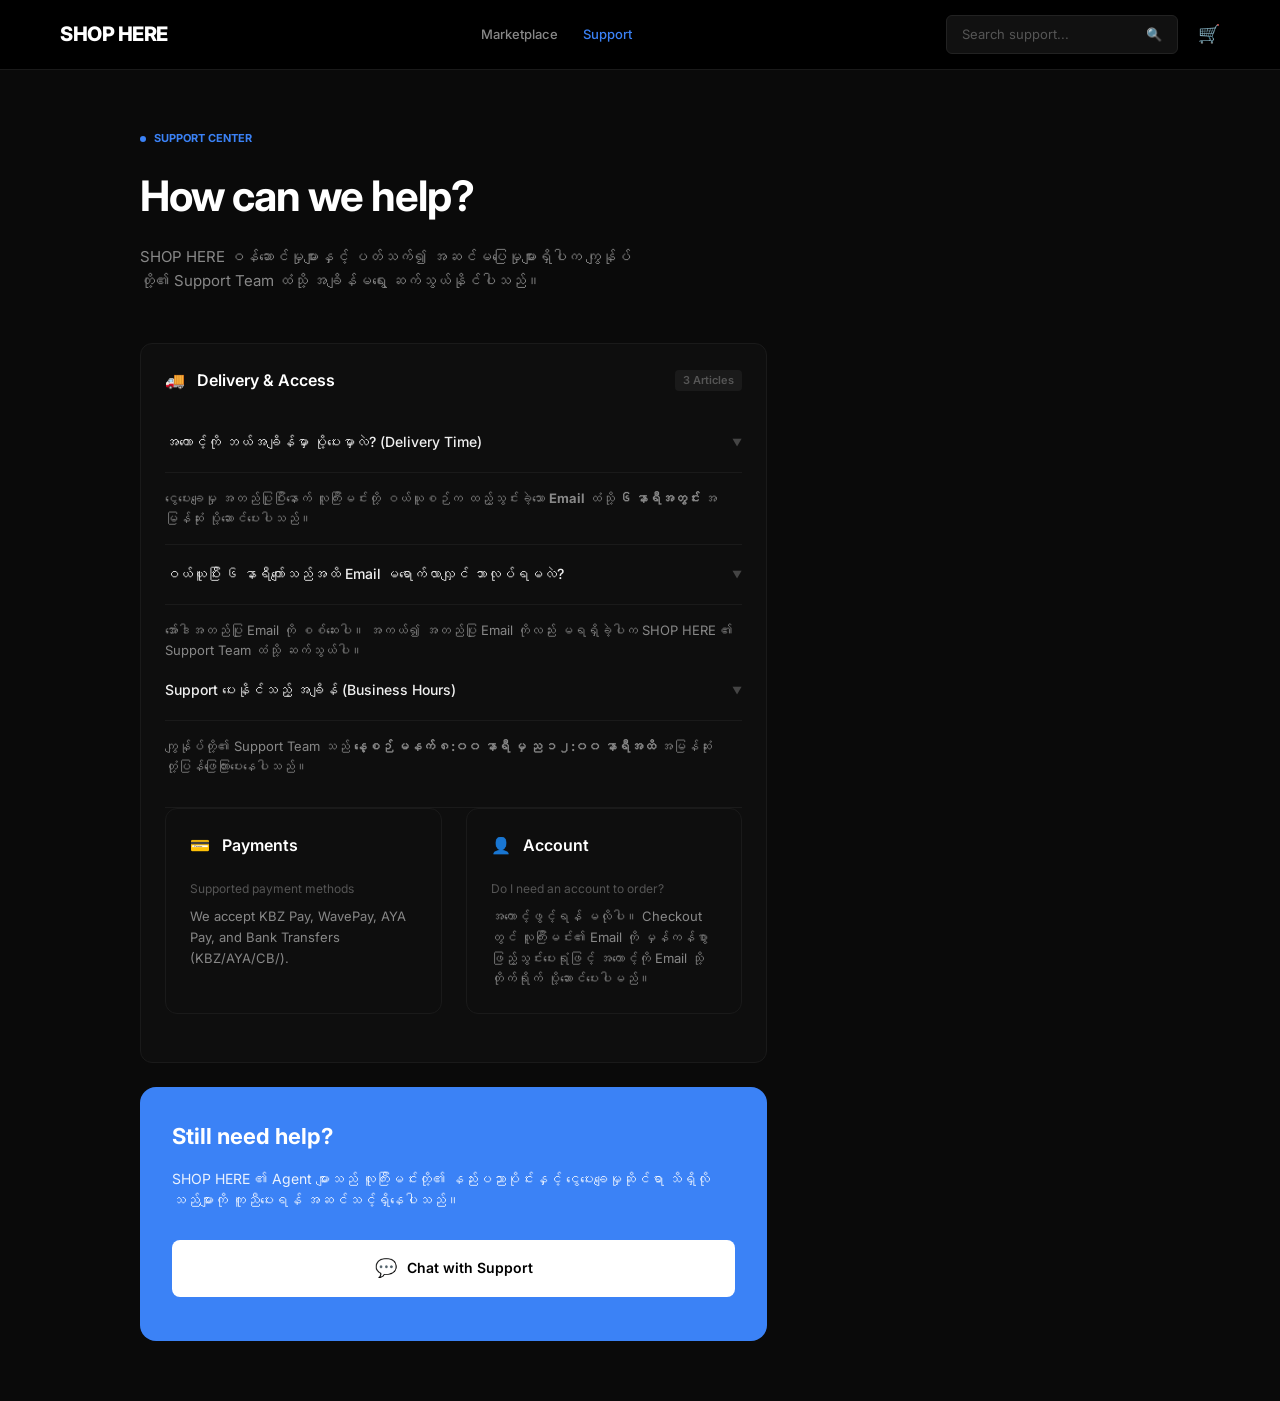
<file: support.html>
<!DOCTYPE html>
<html lang="my">
<head>
    <meta charset="UTF-8">
    <meta name="viewport" content="width=device-width, initial-scale=1.0">
    <title>SHOP HERE - Support Center</title>
    <style>
        @import url('https://fonts.googleapis.com/css2?family=Inter:wght@400;600;700&display=swap');
        
        body {
            background-color: #0a0a0a;
            color: #ffffff;
            font-family: 'Inter', sans-serif;
            margin: 0;
            padding: 0;
            line-height: 1.6;
        }
        .navbar {
            display: flex;
            justify-content: space-between;
            align-items: center;
            padding: 15px 60px;
            background-color: #000;
            border-bottom: 1px solid #1a1a1a;
        }
        .logo {
            font-weight: 800;
            font-size: 20px;
            letter-spacing: -0.5px;
        }
        .nav-links {
            display: flex;
            gap: 25px;
        }
        .nav-links a {
            color: #888;
            text-decoration: none;
            font-size: 13px;
            font-weight: 500;
        }
        .nav-links a.active {
            color: #3b82f6;
        }
        .search-bar {
            background: #111;
            border: 1px solid #222;
            padding: 8px 15px;
            border-radius: 6px;
            color: #555;
            font-size: 13px;
            width: 200px;
            display: flex;
            justify-content: space-between;
        }
        .container {
            max-width: 1000px;
            margin: 60px auto;
            padding: 0 20px;
        }
        .breadcrumb {
            color: #3b82f6;
            font-size: 11px;
            font-weight: 700;
            text-transform: uppercase;
            margin-bottom: 15px;
            display: flex;
            align-items: center;
            gap: 8px;
        }
        .breadcrumb::before {
            content: "";
            width: 6px;
            height: 6px;
            background-color: #3b82f6;
            border-radius: 50%;
            display: inline-block;
        }
        h1 {
            font-size: 42px;
            font-weight: 700;
            margin: 0 0 15px 0;
            letter-spacing: -1px;
        }
        .subtitle {
            color: #888;
            font-size: 15px;
            max-width: 500px;
            margin-bottom: 50px;
        }
        .layout-grid {
            display: grid;
            grid-template-columns: 1.8fr 1fr;
            gap: 24px;
        }
        .card {
            background-color: #0e0e0e;
            border: 1px solid #1a1a1a;
            border-radius: 12px;
            padding: 24px;
            margin-bottom: 24px;
        }
        .section-header {
            display: flex;
            align-items: center;
            gap: 12px;
            margin-bottom: 20px;
            font-size: 16px;
            font-weight: 600;
        }
        .section-header i { color: #888; }
        .faq-item {
            border-bottom: 1px solid #1a1a1a;
            padding: 18px 0;
            display: flex;
            justify-content: space-between;
            align-items: center;
            cursor: pointer;
        }
        .faq-item:last-child {
            border-bottom: none;
        }
        .faq-question {
            font-size: 14px;
            color: #efefef;
            font-weight: 500;
        }
        .faq-answer {
            font-size: 13px;
            color: #888;
            padding: 10px 0;
            display: none; /* Can be toggled with JS or shown by default for this static version */
        }
        .blue-card {
            background-color: #3b82f6;
            border-radius: 16px;
            padding: 32px;
            position: sticky;
            top: 20px;
        }
        .blue-card h2 {
            margin-top: 0;
            font-size: 22px;
            font-weight: 700;
            margin-bottom: 12px;
        }
        .blue-card p {
            font-size: 14px;
            line-height: 1.5;
            margin-bottom: 30px;
            color: rgba(255,255,255,0.9);
        }
        .btn-white {
            background-color: #fff;
            color: #000;
            text-align: center;
            padding: 14px;
            border-radius: 8px;
            text-decoration: none;
            display: flex;
            align-items: center;
            justify-content: center;
            gap: 10px;
            font-weight: 600;
            font-size: 14px;
            margin-bottom: 12px;
            transition: opacity 0.2s;
        }
        .btn-outline {
            border: 1px solid rgba(255,255,255,0.2);
            color: #fff;
            text-align: center;
            padding: 14px;
            border-radius: 8px;
            text-decoration: none;
            display: block;
            font-size: 14px;
            font-weight: 500;
        }
        .bottom-cards {
            display: grid;
            grid-template-columns: 1fr 1fr;
            gap: 24px;
        }
        .info-label {
            font-size: 12px;
            color: #555;
            margin-bottom: 8px;
            display: block;
        }
        .badge {
            background: #1a1a1a;
            padding: 2px 8px;
            border-radius: 4px;
            font-size: 11px;
            color: #555;
            margin-left: auto;
        }
    </style>
</head>
<body>
    <div class="navbar">
    <div class="logo">SHOP HERE</div>
    <div class="nav-links">
        <a href="index.html">Marketplace</a>
        <a href="#" class="active">Support</a>
    </div>
    <div style="display:flex; gap:20px; align-items:center;">
        <div class="search-bar">
            Search support... <span>🔍</span>
        </div>
        <span style="font-size: 18px;">🛒</span>
    </div>
</div>

    <div class="container">
        <div class="breadcrumb">SUPPORT CENTER</div>
        <h1>How can we help?</h1>
        <p class="subtitle">SHOP HERE ဝန်ဆောင်မှုများနှင့် ပတ်သက်၍ အဆင်မပြေမှုများရှိပါက ကျွန်ုပ်တို့၏ Support Team ထံသို့ အချိန်မရွေး ဆက်သွယ်နိုင်ပါသည်။</p>

        <div class="layout-grid">
            <div class="main-content">
                <!-- Delivery Section -->
                <div class="card">
                    <div class="section-header">
                        <span>🚚</span> Delivery & Access
                        <span class="badge">3 Articles</span>
                    </div>
                    <div class="faq-item">
                        <span class="faq-question">အကောင့်ကို ဘယ်အချိန်မှာ ပို့ပေးမှာလဲ? (Delivery Time)</span>
                        <span style="color:#444; font-size:10px;">▼</span>
                    </div>
                    <div style="font-size: 13px; color: #888; padding: 15px 0; border-bottom: 1px solid #1a1a1a;">
                        ငွေပေးချေမှု အတည်ပြုပြီးနောက် လူကြီးမင်းတို့ ဝယ်ယူစဉ်က ထည့်သွင်းခဲ့သော <b>Email</b> ထံသို့ <b>၆ နာရီအတွင်း</b> အမြန်ဆုံး ပို့ဆောင်ပေးပါသည်။
                    </div>
                    
                    <div class="faq-item">
                        <span class="faq-question">ဝယ်ယူပြီး ၆ နာရီကျော်သည်အထိ Email မရောက်လာလျှင် ဘာလုပ်ရမလဲ?</span>
                        <span style="color:#444; font-size:10px;">▼</span>
                    </div>
                    <div style="font-size: 13px; color: #888; padding: 15px 0; border-bottom: 1px solid #1a1a1a;">
                        အော်ဒါအတည်ပြု Email ကို စစ်ဆေးပါ။ အကယ်၍ အတည်ပြု Email ကိုလည်း မရရှိခဲ့ပါက SHOP HERE ၏ Support Team ထံသို့ ဆက်သွယ်ပါ။
                    
                    <div class="faq-item">
                        <span class="faq-question">Support ပေးနိုင်သည့် အချိန် (Business Hours)</span>
                        <span style="color:#444; font-size:10px;">▼</span>
                    </div>
                    <div style="font-size: 13px; color: #888; padding: 15px 0;">
                        ကျွန်ုပ်တို့၏ Support Team သည် <b>နေ့စဉ် မနက် ၈:၀၀ နာရီ မှ ည ၁၂:၀၀ နာရီအထိ</b> အမြန်ဆုံး တုံ့ပြန်ဖြေကြားပေးနေပါသည်။
                    </div>
                </div>

                <div class="bottom-cards">
                    <!-- Payments Section -->
                    <div class="card">
                        <div class="section-header">
                            <span>💳</span> Payments
                        </div>
                        <span class="info-label">Supported payment methods</span>
                        <p style="font-size: 13px; color: #888; margin: 0;">We accept KBZ Pay, WavePay, AYA Pay, and Bank Transfers (KBZ/AYA/CB/).</p>
                    </div>
                    <!-- Account Section -->
                    <div class="card">
                        <div class="section-header">
                            <span>👤</span> Account
                        </div>
                        <span class="info-label">Do I need an account to order?</span>
                        <p style="font-size: 13px; color: #888; margin: 0;">အကောင့်ဖွင့်ရန် မလိုပါ။ Checkout တွင် လူကြီးမင်း၏ Email ကို မှန်ကန်စွာ ဖြည့်သွင်းပေးရုံဖြင့် အကောင့်ကို Email သို့ တိုက်ရိုက် ပို့ဆောင်ပေးပါမည်။</p>
                    </div>
                </div>
            </div>

            <!-- Sidebar -->
            <div class="sidebar">
                <div class="blue-card">
                    <h2>Still need help?</h2>
                    <p>SHOP HERE ၏ Agent များသည် လူကြီးမင်းတို့၏ နည်းပညာပိုင်းနှင့် ငွေပေးချေမှုဆိုင်ရာ သိရှိလိုသည်များကို ကူညီပေးရန် အဆင်သင့်ရှိနေပါသည်။</p>
                    
                    <a href="https://m.me/102239298946265" class="btn-white">
                        <span style="font-size: 18px;">💬</span> Chat with Support
                    </a>
                    </a>
                </div>
            </div>
        </div>
    </div>
</body>
</html>
</file>
